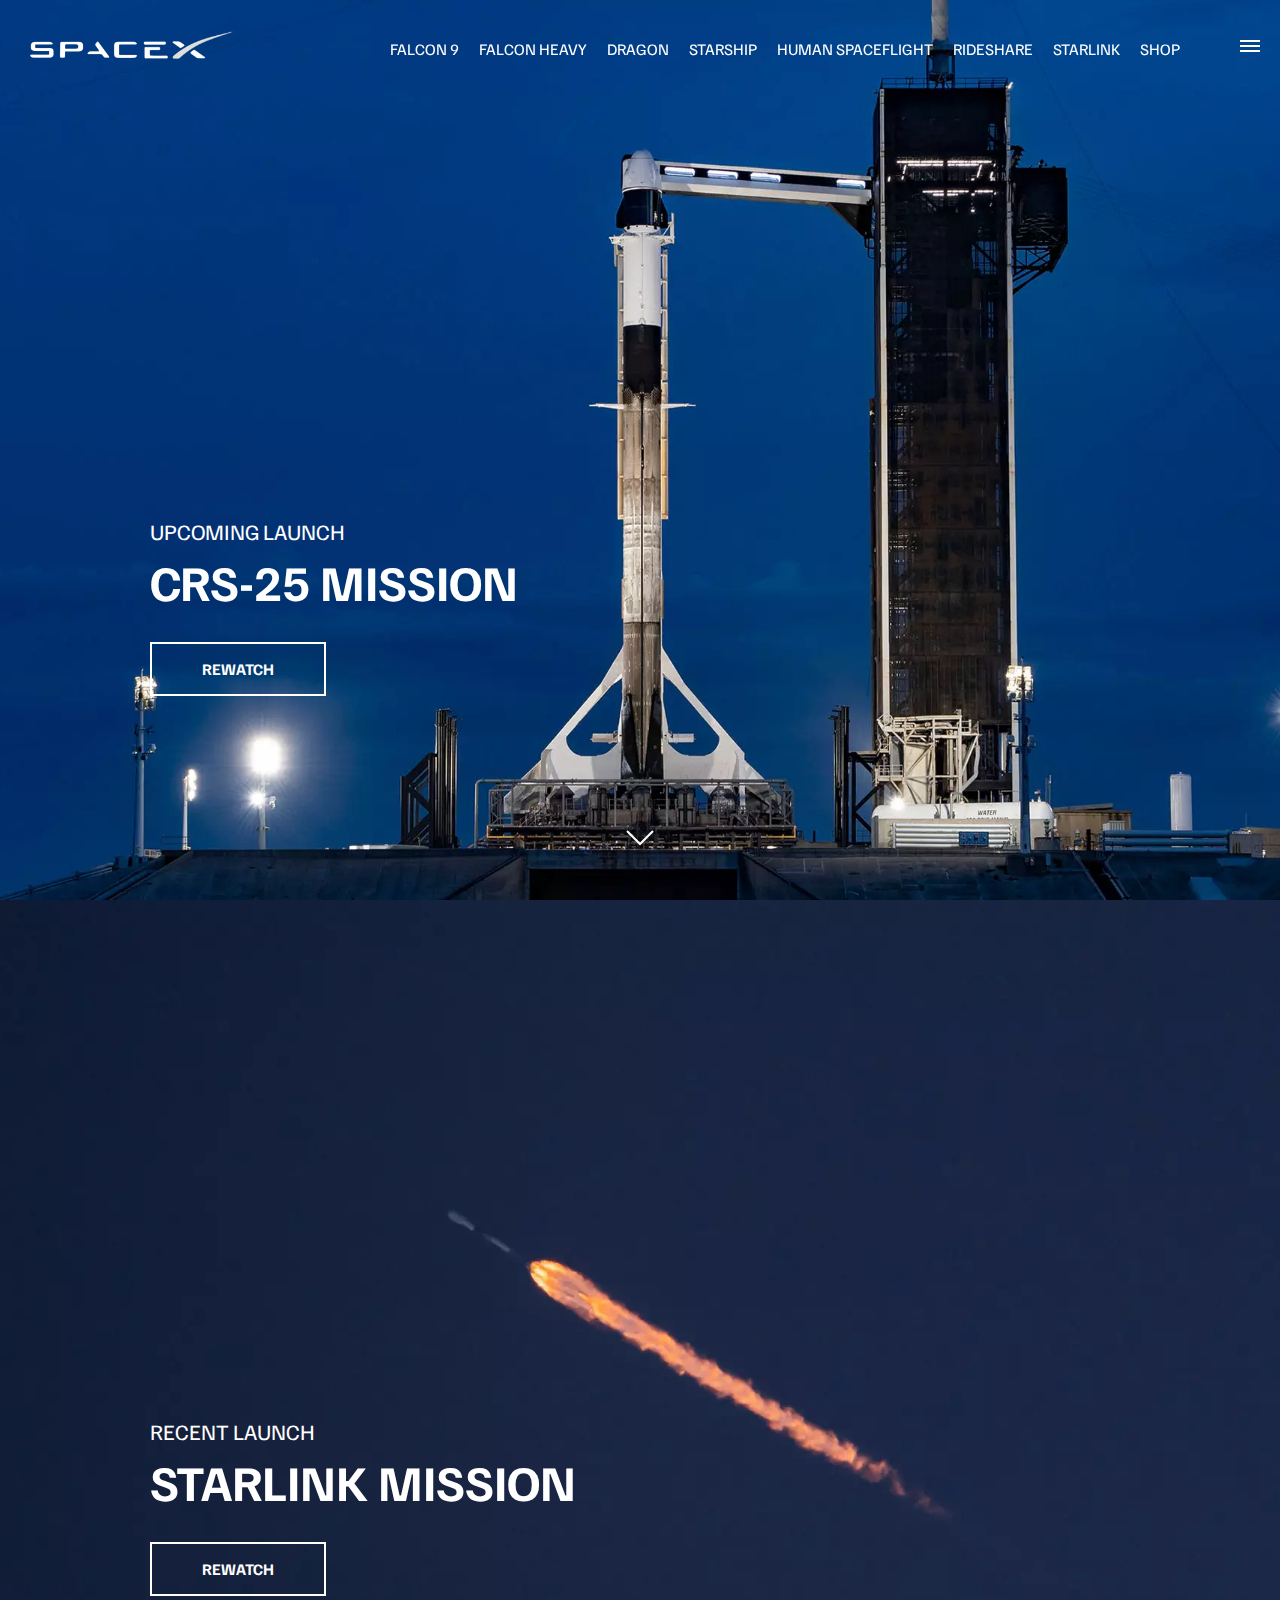
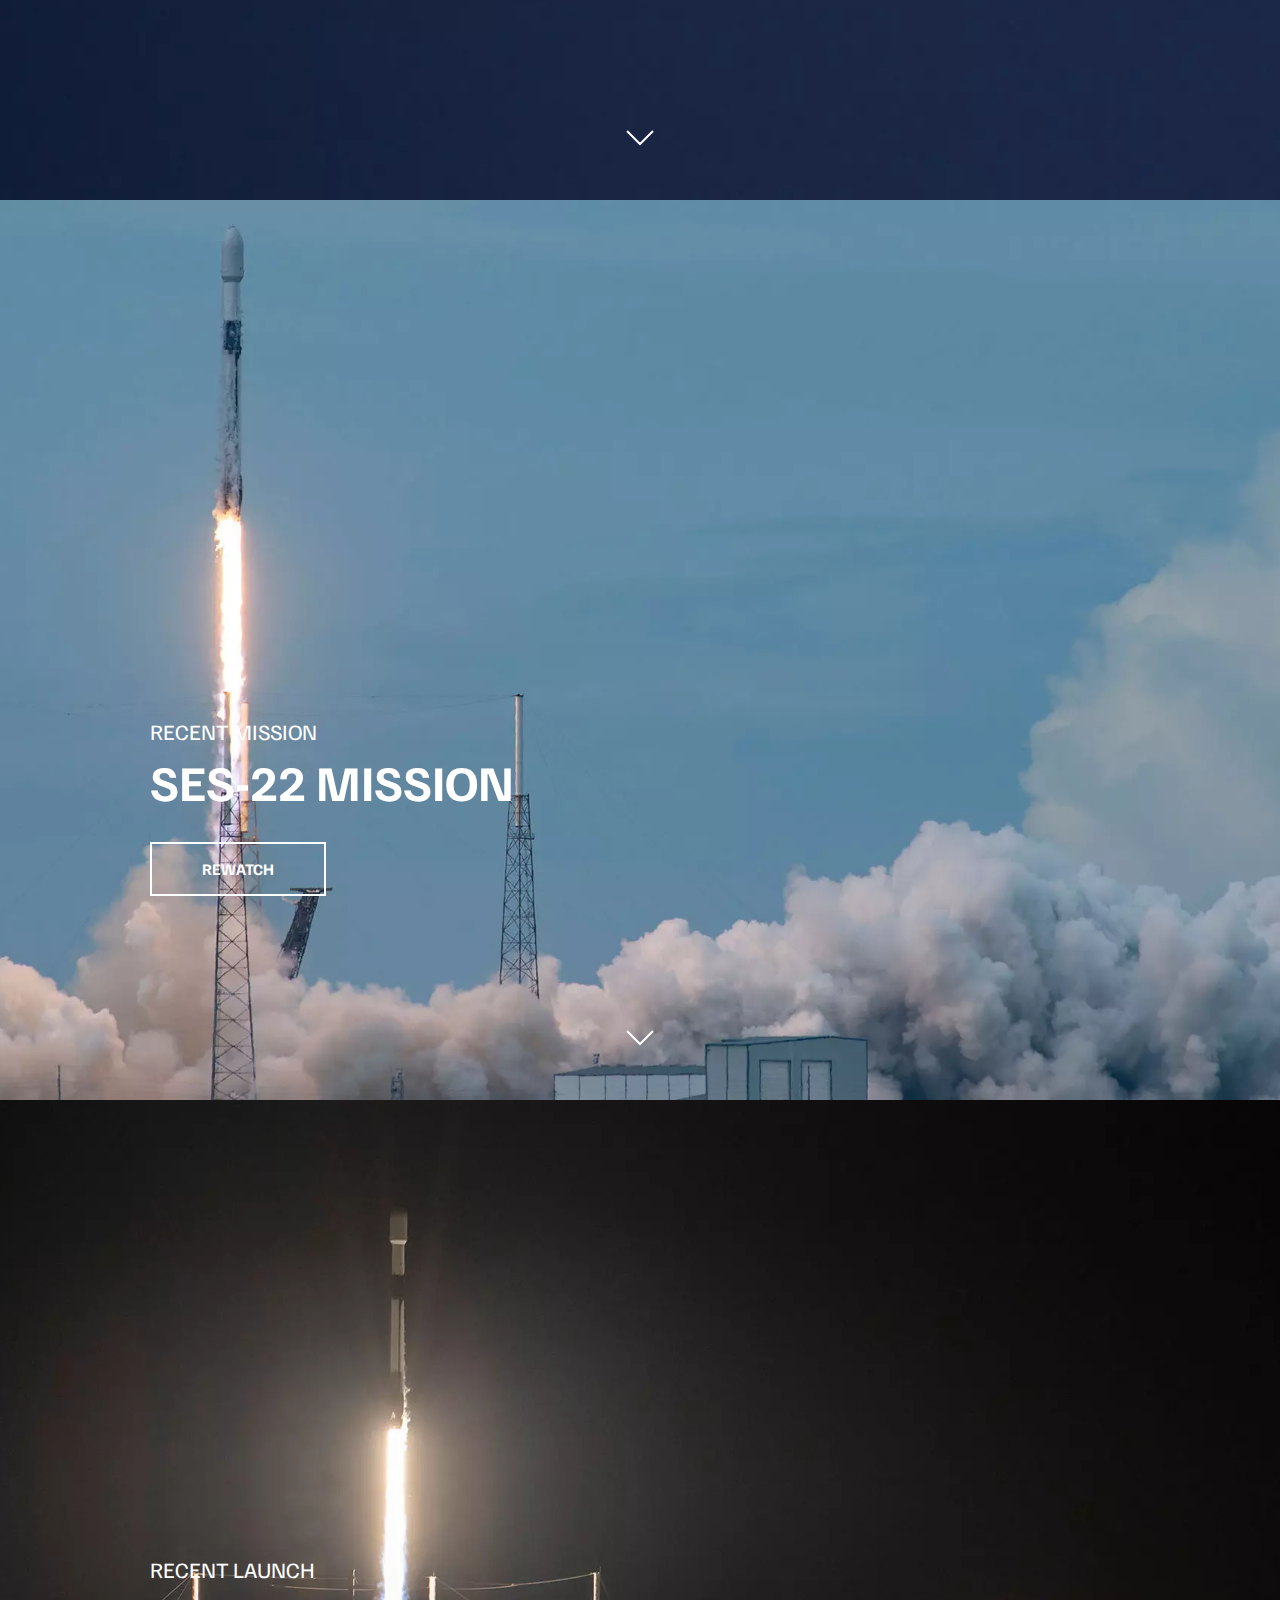
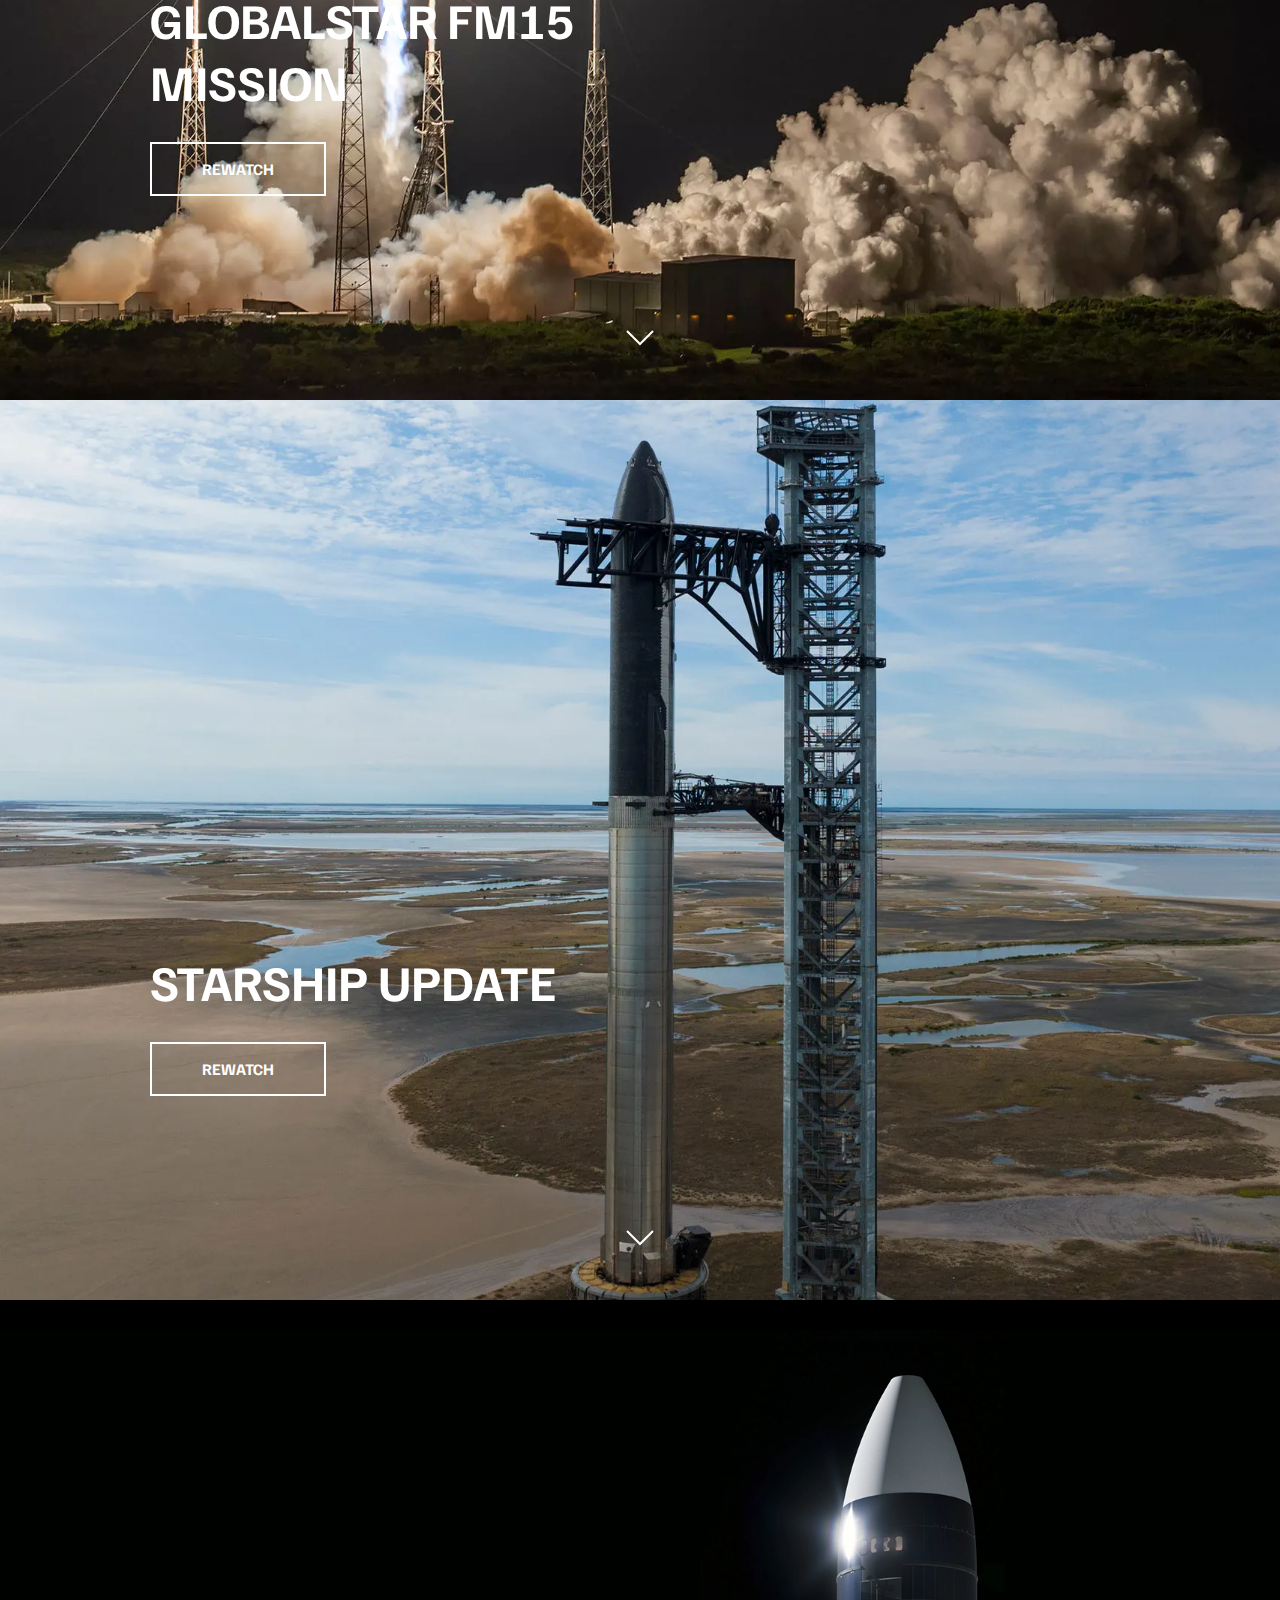
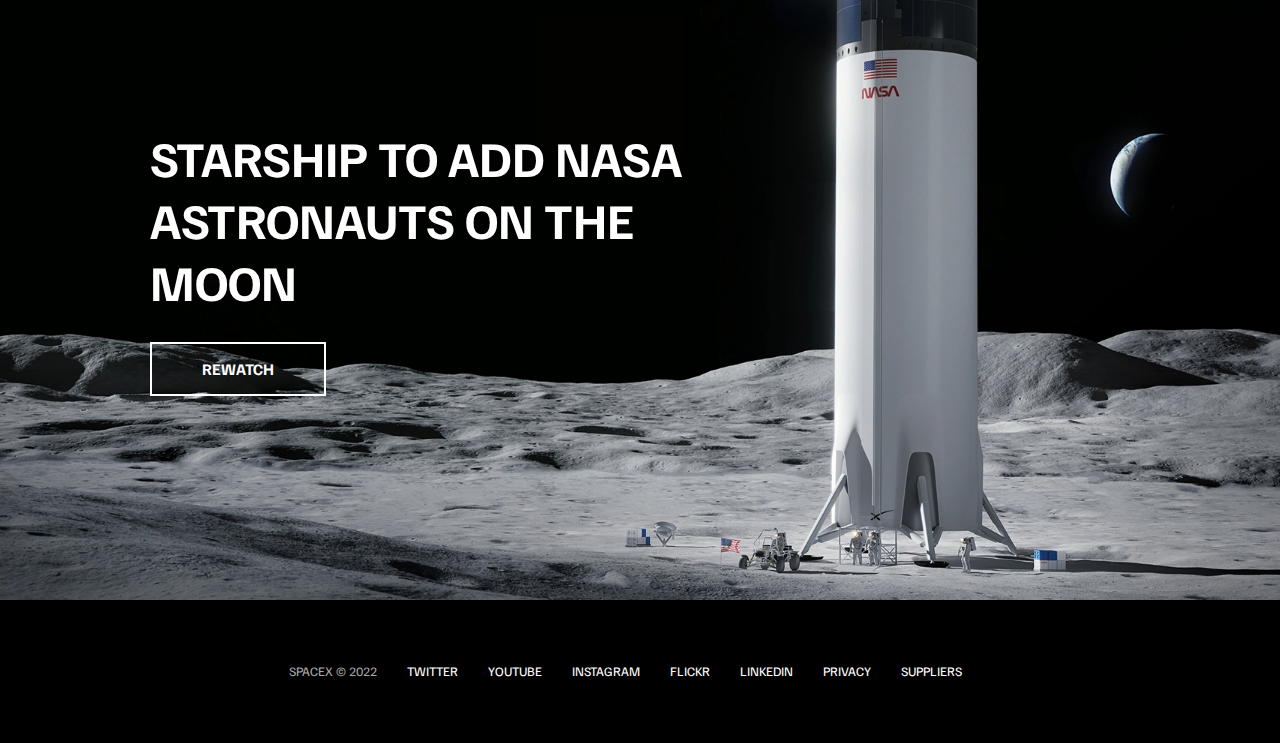
<file: index.html>
<!DOCTYPE html>
<html lang="en">
  <head>
    <meta charset="UTF-8" />
    <meta http-equiv="X-UA-Compatible" content="IE=edge" />
    <meta name="viewport" content="width=device-width, initial-scale=1.0" />
    <link rel="stylesheet" href="css/style.css" />
    <script src="js/script.js" defer></script>
    <title>SpaceX</title>
  </head>
  <body>
    <div id="overlay"></div>
    <div id="mobile-menu" class="mobile-main-menu">
      <ul>
        <li><a href="#">Mission</a></li>
        <li><a href="#">Launches</a></li>
        <li><a href="#">Careers</a></li>
        <li><a href="#">Updates</a></li>
        <li><a href="#">Shop</a></li>

        <li class="mobile-only"><a href="falcon9.html">Falcon9</a></li>
        <li class="mobile-only">
          <a href="falcon-heavy.html">Falcon Heavy</a>
        </li>
        <li class="mobile-only"><a href="dragon.html">Dragon</a></li>
        <li class="mobile-only"><a href="#">Starship</a></li>
        <li class="mobile-only"><a href="#">Human Spaceflight</a></li>
        <li class="mobile-only"><a href="#">Rideshare</a></li>
        <li class="mobile-only"><a href="#">Starlink</a></li>
      </ul>
    </div>
    <header class="main-header">
      <div class="logo">
        <a href="index.html">
          <img src="img/logo.png" alt="SpaceX" />
        </a>
      </div>
      <nav class="desktop-main-menu">
        <ul>
          <li><a href="falcon9.html">Falcon 9</a></li>
          <li><a href="falcon-heavy.html">Falcon Heavy</a></li>
          <li><a href="dragon.html">Dragon</a></li>
          <li><a href="#">Starship</a></li>
          <li><a href="#">Human Spaceflight</a></li>
          <li><a href="#">Rideshare</a></li>
          <li><a href="#">Starlink</a></li>
          <li><a href="#">Shop</a></li>
        </ul>
      </nav>
    </header>

    <!-- Hamburger Menu -->
    <button id="menu-btn" class="hamburger" type="button">
      <span class="hamburger-top"></span>
      <span class="hamburger-middle"></span>
      <span class="hamburger-bottom"></span>
    </button>

    <!-- Section A -->
    <section class="section-a">
      <div class="section-inner">
        <h4>Upcoming Launch</h4>
        <h2>CRS-25 Mission</h2>
        <a href="#" class="btn">
          <div class="hover"></div>
          <span>Rewatch</span>
        </a>
      </div>
      <div class="scroll-arrow">
        <svg width="30px" height="20px">
          <path
            stroke="#ffffff"
            fill="none"
            stroke-width="2px"
            d="M2.000,5.000 L15.000,18.000 L28.000,5.000 "
          ></path>
        </svg>
      </div>
    </section>
    <!-- Section B -->
    <section class="section-b">
      <div class="section-inner">
        <h4>Recent Launch</h4>
        <h2>Starlink Mission</h2>
        <a href="#" class="btn">
          <div class="hover"></div>
          <span>Rewatch</span>
        </a>
      </div>
      <div class="scroll-arrow">
        <svg width="30px" height="20px">
          <path
            stroke="#ffffff"
            fill="none"
            stroke-width="2px"
            d="M2.000,5.000 L15.000,18.000 L28.000,5.000 "
          ></path>
        </svg>
      </div>
    </section>
    <!-- Section C -->
    <section class="section-c">
      <div class="section-inner">
        <h4>Recent Mission</h4>
        <h2>SES-22 Mission</h2>
        <a href="#" class="btn">
          <div class="hover"></div>
          <span>Rewatch</span>
        </a>
      </div>
      <div class="scroll-arrow">
        <svg width="30px" height="20px">
          <path
            stroke="#ffffff"
            fill="none"
            stroke-width="2px"
            d="M2.000,5.000 L15.000,18.000 L28.000,5.000 "
          ></path>
        </svg>
      </div>
    </section>
    <!-- Section D -->
    <section class="section-d">
      <div class="section-inner">
        <h4>Recent Launch</h4>
        <h2>Globalstar FM15 Mission</h2>
        <a href="#" class="btn">
          <div class="hover"></div>
          <span>Rewatch</span>
        </a>
      </div>
      <div class="scroll-arrow">
        <svg width="30px" height="20px">
          <path
            stroke="#ffffff"
            fill="none"
            stroke-width="2px"
            d="M2.000,5.000 L15.000,18.000 L28.000,5.000 "
          ></path>
        </svg>
      </div>
    </section>
    <!-- Section E -->
    <section class="section-e">
      <div class="section-inner">
        <h2>Starship Update</h2>
        <a href="#" class="btn">
          <div class="hover"></div>
          <span>Rewatch</span>
        </a>
      </div>
      <div class="scroll-arrow">
        <svg width="30px" height="20px">
          <path
            stroke="#ffffff"
            fill="none"
            stroke-width="2px"
            d="M2.000,5.000 L15.000,18.000 L28.000,5.000 "
          ></path>
        </svg>
      </div>
    </section>
    <!-- Section F -->
    <section class="section-f">
      <div class="section-inner">
        <h2>Starship to add NASA astronauts on the moon</h2>
        <a href="#" class="btn">
          <div class="hover"></div>
          <span>Rewatch</span>
        </a>
      </div>
    </section>

    <footer>
      <ul>
        <li>SpaceX &copy; 2022</li>
        <li><a href="#">Twitter</a></li>
        <li><a href="#">YouTube</a></li>
        <li><a href="#">Instagram</a></li>
        <li><a href="#">Flickr</a></li>
        <li><a href="#">LinkedIn</a></li>
        <li><a href="#">Privacy</a></li>
        <li><a href="#">Suppliers</a></li>
      </ul>
    </footer>
  </body>
</html>
</file>
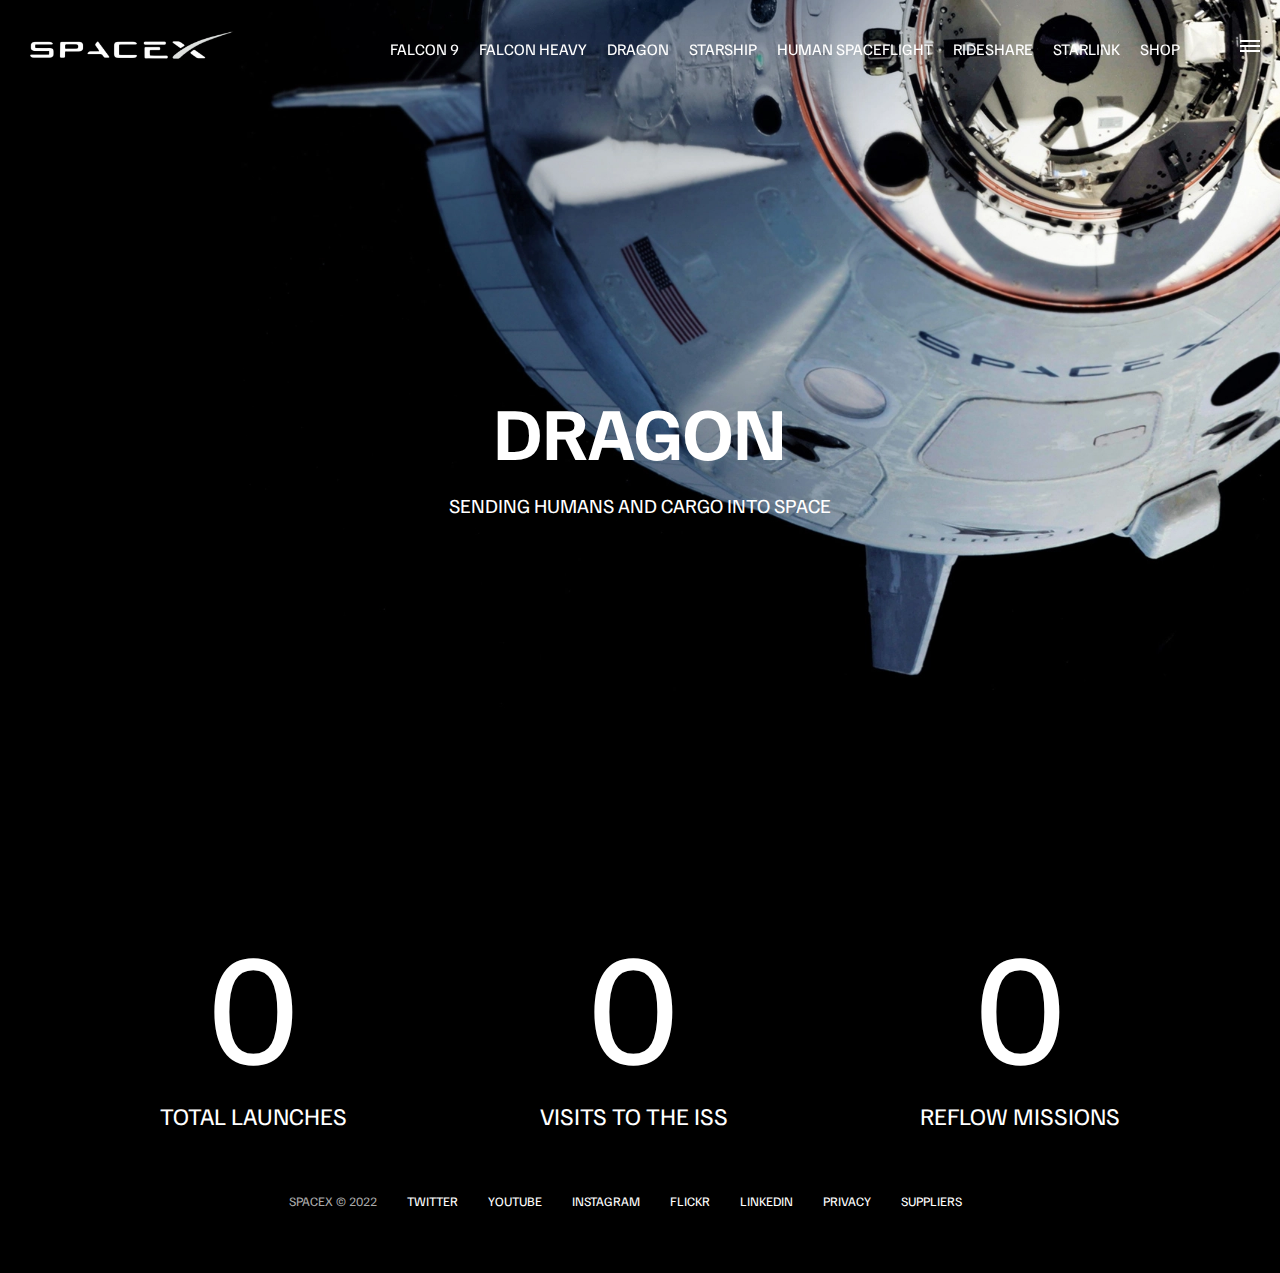
<file: dragon.html>
<!DOCTYPE html>
<html lang="en">
  <head>
    <meta charset="UTF-8" />
    <meta http-equiv="X-UA-Compatible" content="IE=edge" />
    <meta name="viewport" content="width=device-width, initial-scale=1.0" />
    <link rel="stylesheet" href="css/style.css" />
    <script src="js/script.js" defer></script>
    <title>Dragon</title>
  </head>
  <body>
    <div id="overlay"></div>
    <div id="mobile-menu" class="mobile-main-menu">
      <ul>
        <li><a href="#">Mission</a></li>
        <li><a href="#">Launches</a></li>
        <li><a href="#">Careers</a></li>
        <li><a href="#">Updates</a></li>
        <li><a href="#">Shop</a></li>

        <li class="mobile-only"><a href="falcon9.html">Falcon9</a></li>
        <li class="mobile-only">
          <a href="falcon-heavy.html">Falcon Heavy</a>
        </li>
        <li class="mobile-only"><a href="dragon.html">Dragon</a></li>
        <li class="mobile-only"><a href="#">Starship</a></li>
        <li class="mobile-only"><a href="#">Human Spaceflight</a></li>
        <li class="mobile-only"><a href="#">Rideshare</a></li>
        <li class="mobile-only"><a href="#">Starlink</a></li>
      </ul>
    </div>
    <header class="main-header">
      <div class="logo">
        <a href="index.html">
          <img src="img/logo.png" alt="SpaceX" />
        </a>
      </div>
      <nav class="desktop-main-menu">
        <ul>
          <li><a href="falcon9.html">Falcon 9</a></li>
          <li><a href="falcon-heavy.html">Falcon Heavy</a></li>
          <li><a href="dragon.html">Dragon</a></li>
          <li><a href="#">Starship</a></li>
          <li><a href="#">Human Spaceflight</a></li>
          <li><a href="#">Rideshare</a></li>
          <li><a href="#">Starlink</a></li>
          <li><a href="#">Shop</a></li>
        </ul>
      </nav>
    </header>

    <!-- Hamburger Menu -->
    <button id="menu-btn" class="hamburger" type="button">
      <span class="hamburger-top"></span>
      <span class="hamburger-middle"></span>
      <span class="hamburger-bottom"></span>
    </button>

    <section class="section-animate bg-dragon"></section>
    <div class="section-inner-center">
      <h3>Dragon</h3>
      <p>Sending humans and cargo into space</p>
    </div>

    <div class="stats">
      <div>
        <span class="counter" data-target="34">0</span>
        <h4>Total Launches</h4>
      </div>
      <div>
        <span class="counter" data-target="31">0</span>
        <h4>Visits to the ISS</h4>
      </div>
      <div>
        <span class="counter" data-target="13">0</span>
        <h4>Reflow Missions</h4>
      </div>
    </div>

    <footer>
      <ul>
        <li>SpaceX &copy; 2022</li>
        <li><a href="#">Twitter</a></li>
        <li><a href="#">YouTube</a></li>
        <li><a href="#">Instagram</a></li>
        <li><a href="#">Flickr</a></li>
        <li><a href="#">LinkedIn</a></li>
        <li><a href="#">Privacy</a></li>
        <li><a href="#">Suppliers</a></li>
      </ul>
    </footer>
  </body>
</html>
</file>
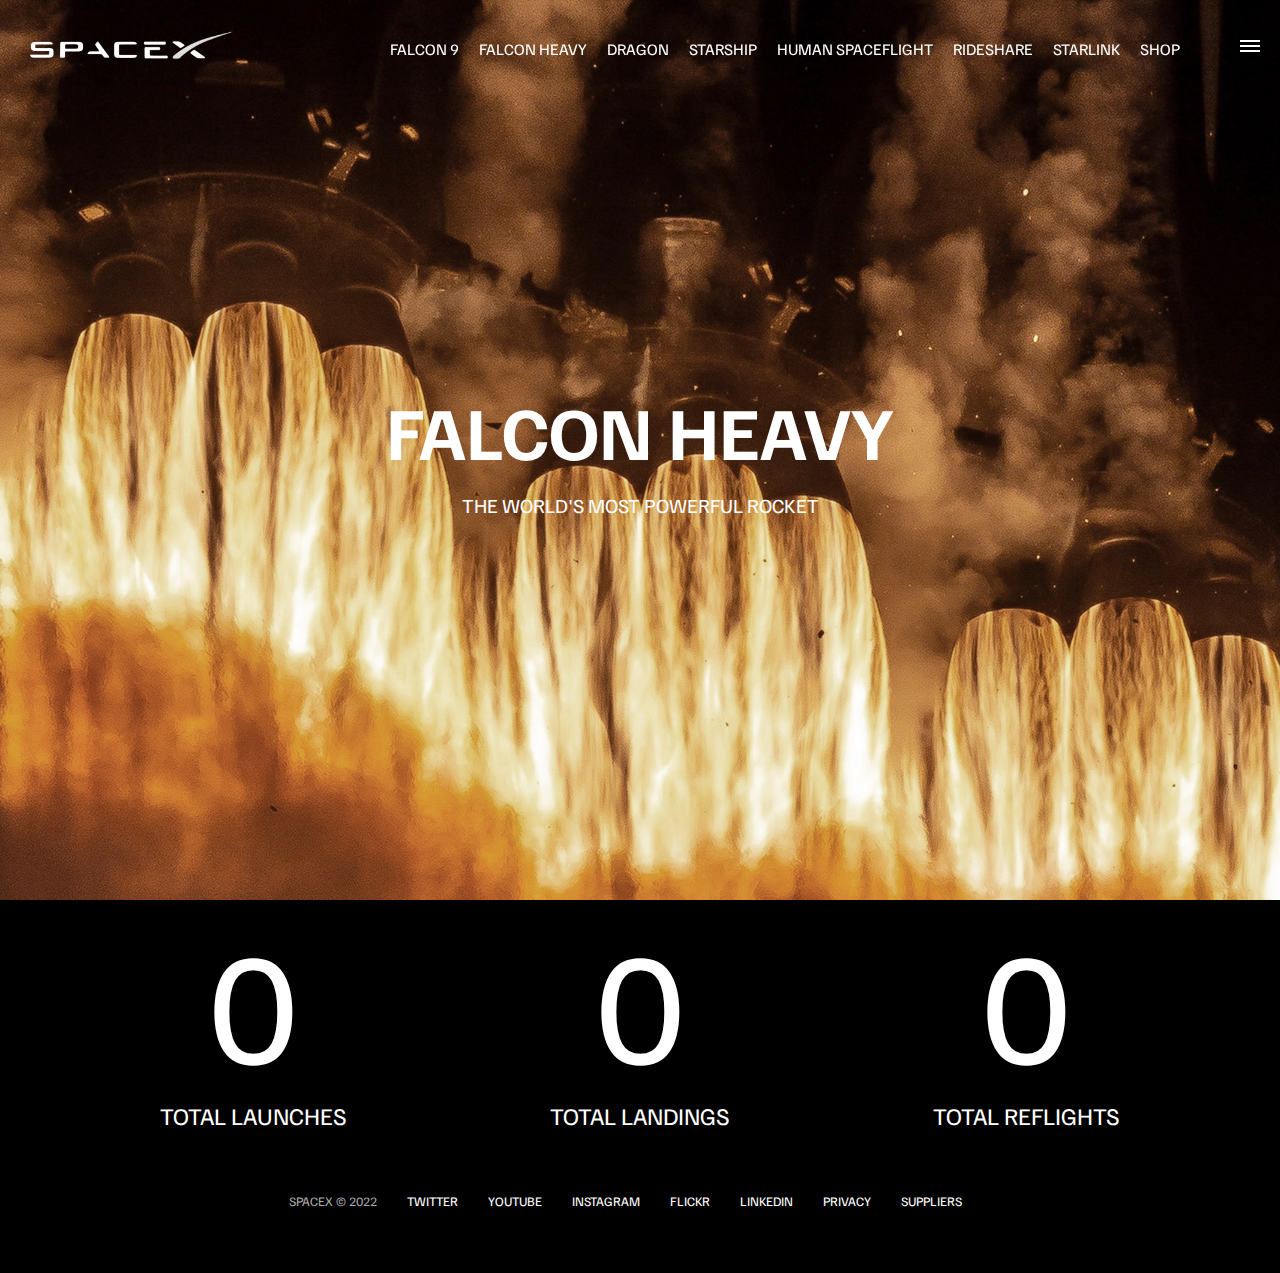
<file: falcon-heavy.html>
<!DOCTYPE html>
<html lang="en">
  <head>
    <meta charset="UTF-8" />
    <meta http-equiv="X-UA-Compatible" content="IE=edge" />
    <meta name="viewport" content="width=device-width, initial-scale=1.0" />
    <link rel="stylesheet" href="css/style.css" />
    <script src="js/script.js" defer></script>
    <title>Falcon Heavy</title>
  </head>
  <body>
    <div id="overlay"></div>
    <div id="mobile-menu" class="mobile-main-menu">
      <ul>
        <li><a href="#">Mission</a></li>
        <li><a href="#">Launches</a></li>
        <li><a href="#">Careers</a></li>
        <li><a href="#">Updates</a></li>
        <li><a href="#">Shop</a></li>

        <li class="mobile-only"><a href="falcon9.html">Falcon9</a></li>
        <li class="mobile-only">
          <a href="falcon-heavy.html">Falcon Heavy</a>
        </li>
        <li class="mobile-only"><a href="dragon.html">Dragon</a></li>
        <li class="mobile-only"><a href="#">Starship</a></li>
        <li class="mobile-only"><a href="#">Human Spaceflight</a></li>
        <li class="mobile-only"><a href="#">Rideshare</a></li>
        <li class="mobile-only"><a href="#">Starlink</a></li>
      </ul>
    </div>
    <header class="main-header">
      <div class="logo">
        <a href="index.html">
          <img src="img/logo.png" alt="SpaceX" />
        </a>
      </div>
      <nav class="desktop-main-menu">
        <ul>
          <li><a href="falcon9.html">Falcon 9</a></li>
          <li><a href="falcon-heavy.html">Falcon Heavy</a></li>
          <li><a href="dragon.html">Dragon</a></li>
          <li><a href="#">Starship</a></li>
          <li><a href="#">Human Spaceflight</a></li>
          <li><a href="#">Rideshare</a></li>
          <li><a href="#">Starlink</a></li>
          <li><a href="#">Shop</a></li>
        </ul>
      </nav>
    </header>

    <!-- Hamburger Menu -->
    <button id="menu-btn" class="hamburger" type="button">
      <span class="hamburger-top"></span>
      <span class="hamburger-middle"></span>
      <span class="hamburger-bottom"></span>
    </button>

    <section class="section-animate bg-falcon-heavy"></section>
    <div class="section-inner-center">
      <h3>Falcon Heavy</h3>
      <p>The world's most powerful rocket</p>
    </div>

    <div class="stats">
      <div>
        <span class="counter" data-target="3">0</span>
        <h4>Total Launches</h4>
      </div>
      <div>
        <span class="counter" data-target="7">0</span>
        <h4>Total Landings</h4>
      </div>
      <div>
        <span class="counter" data-target="4">0</span>
        <h4>Total Reflights</h4>
      </div>
    </div>

    <footer>
      <ul>
        <li>SpaceX &copy; 2022</li>
        <li><a href="#">Twitter</a></li>
        <li><a href="#">YouTube</a></li>
        <li><a href="#">Instagram</a></li>
        <li><a href="#">Flickr</a></li>
        <li><a href="#">LinkedIn</a></li>
        <li><a href="#">Privacy</a></li>
        <li><a href="#">Suppliers</a></li>
      </ul>
    </footer>
  </body>
</html>
</file>
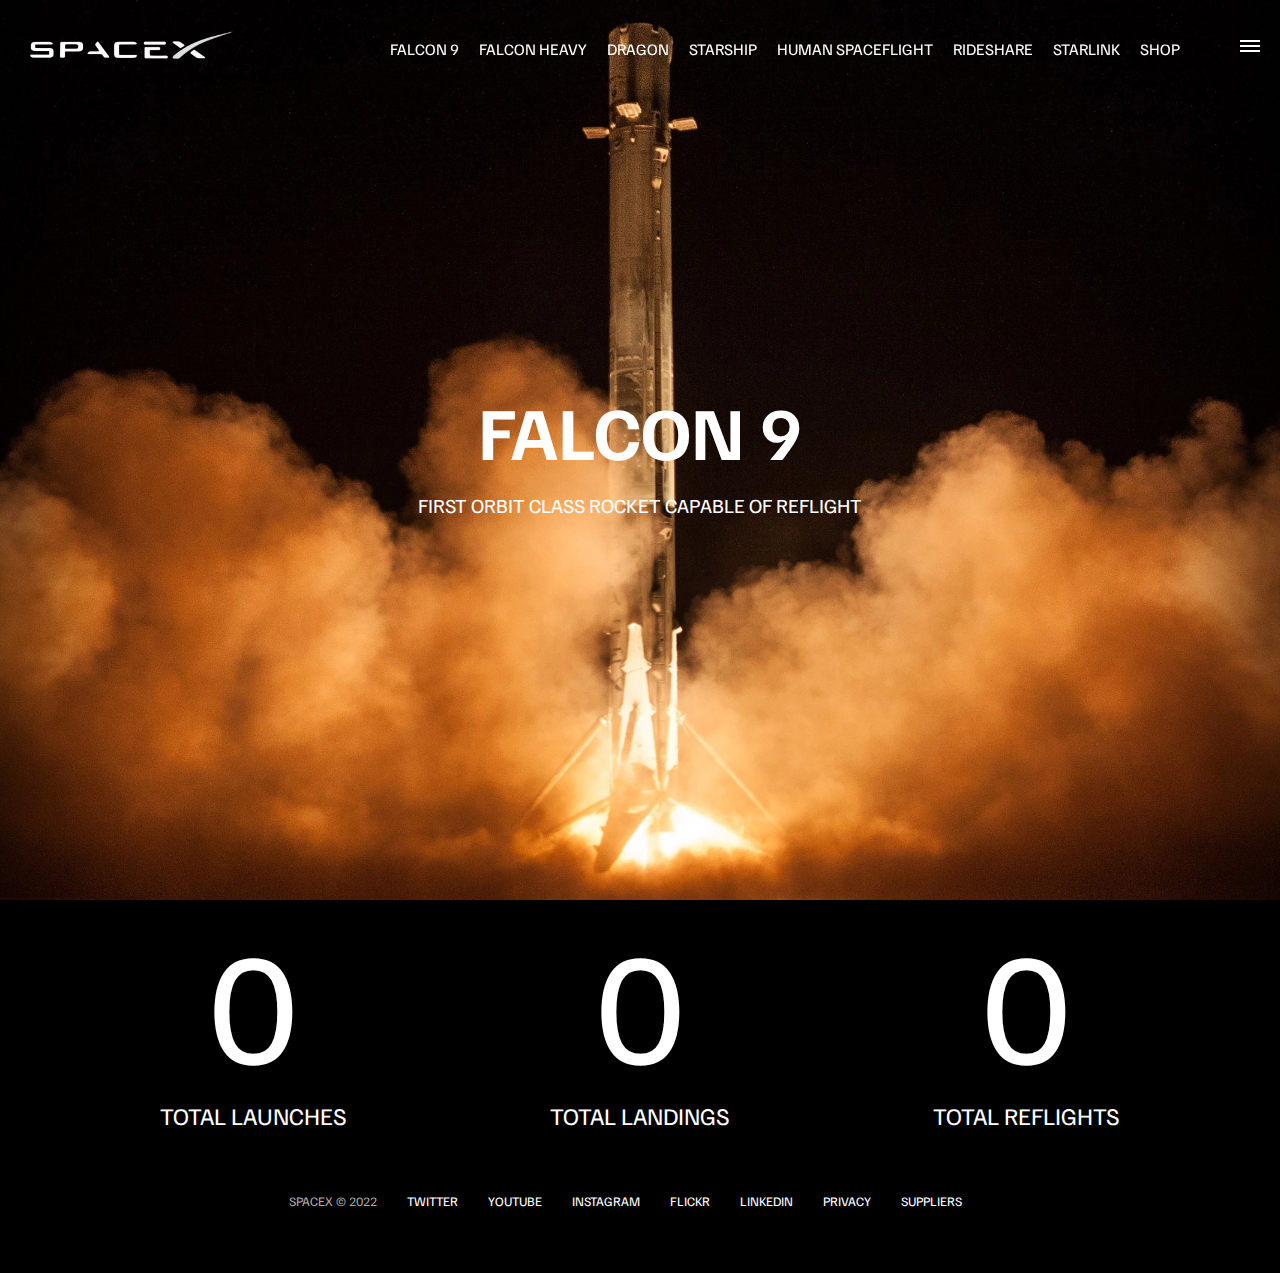
<file: falcon9.html>
<!DOCTYPE html>
<html lang="en">
  <head>
    <meta charset="UTF-8" />
    <meta http-equiv="X-UA-Compatible" content="IE=edge" />
    <meta name="viewport" content="width=device-width, initial-scale=1.0" />
    <link rel="stylesheet" href="css/style.css" />
    <script src="js/script.js" defer></script>
    <title>Falcon9</title>
  </head>
  <body>
    <div id="overlay"></div>
    <div id="mobile-menu" class="mobile-main-menu">
      <ul>
        <li><a href="#">Mission</a></li>
        <li><a href="#">Launches</a></li>
        <li><a href="#">Careers</a></li>
        <li><a href="#">Updates</a></li>
        <li><a href="#">Shop</a></li>

        <li class="mobile-only"><a href="falcon9.html">Falcon9</a></li>
        <li class="mobile-only">
          <a href="falcon-heavy.html">Falcon Heavy</a>
        </li>
        <li class="mobile-only"><a href="dragon.html">Dragon</a></li>
        <li class="mobile-only"><a href="#">Starship</a></li>
        <li class="mobile-only"><a href="#">Human Spaceflight</a></li>
        <li class="mobile-only"><a href="#">Rideshare</a></li>
        <li class="mobile-only"><a href="#">Starlink</a></li>
      </ul>
    </div>
    <header class="main-header">
      <div class="logo">
        <a href="index.html">
          <img src="img/logo.png" alt="SpaceX" />
        </a>
      </div>
      <nav class="desktop-main-menu">
        <ul>
          <li><a href="falcon9.html">Falcon 9</a></li>
          <li><a href="falcon-heavy.html">Falcon Heavy</a></li>
          <li><a href="dragon.html">Dragon</a></li>
          <li><a href="#">Starship</a></li>
          <li><a href="#">Human Spaceflight</a></li>
          <li><a href="#">Rideshare</a></li>
          <li><a href="#">Starlink</a></li>
          <li><a href="#">Shop</a></li>
        </ul>
      </nav>
    </header>

    <!-- Hamburger Menu -->
    <button id="menu-btn" class="hamburger" type="button">
      <span class="hamburger-top"></span>
      <span class="hamburger-middle"></span>
      <span class="hamburger-bottom"></span>
    </button>

    <section class="section-animate bg-falcon-9"></section>
    <div class="section-inner-center">
      <h3>Falcon 9</h3>
      <p>First orbit class rocket capable of reflight</p>
    </div>

    <div class="stats">
      <div>
        <span class="counter" data-target="3">0</span>
        <h4>Total Launches</h4>
      </div>
      <div>
        <span class="counter" data-target="7">0</span>
        <h4>Total Landings</h4>
      </div>
      <div>
        <span class="counter" data-target="4">0</span>
        <h4>Total Reflights</h4>
      </div>
    </div>

    <footer>
      <ul>
        <li>SpaceX &copy; 2022</li>
        <li><a href="#">Twitter</a></li>
        <li><a href="#">YouTube</a></li>
        <li><a href="#">Instagram</a></li>
        <li><a href="#">Flickr</a></li>
        <li><a href="#">LinkedIn</a></li>
        <li><a href="#">Privacy</a></li>
        <li><a href="#">Suppliers</a></li>
      </ul>
    </footer>
  </body>
</html>
</file>
<file: css/style.css>
@import url('https://fonts.googleapis.com/css2?family=Familjen+Grotesk:wght@400;600;700&display=swap');


*, *::before, *::after{
    margin: 0;
    padding: 0;
    box-sizing: border-box;
}


body {
    font-family: 'Familjen Grotesk', sans-serif;
    background: #000;
    color: #fff;
} 

a {
    text-decoration: none;
    color: #fff;
}

ul {
    list-style: none;
}

/* Header/NavBar */
.main-header {
    position: fixed;
    top: 0;
    left: 0;
    width: 100%;
    z-index: 3;
    display: flex;
    justify-content: space-between;
    align-items: center;
    text-transform: uppercase;
    height: 100px;
    padding: 0 30px;
}

/* Logo */
.logo img {
    display: block;
    width: 210px;
    height: auto;
}

/* Desktop Menu */
.desktop-main-menu{
    margin-right: 50px;
}

.desktop-main-menu ul{
    display: flex;
}

.desktop-main-menu ul li{
    position: relative;
    margin-right: 20px;
    padding-bottom: 2px;
}

/* Menu item bottom border */
.desktop-main-menu ul li a::after{
    content: '';
    position: absolute;
    bottom: 0;
    left: 0;
    width: 100%;
    height: 1px;
    background-color: #fff;
    transform: scaleX(0);
    transition: transform 0.6s cubic-bezier(0.19,1,0.22,1);
    transform-origin: right center;

}

.desktop-main-menu ul li a:hover::after{
    transform: scaleX(1);
    transform-origin: left center;
    transition-duration: 0.4s;
}

/* Sections */
section{
    position: relative;
    height: 100vh;
    background-position: center center;
    background-repeat: no-repeat;
    background-size: cover;
    text-transform: uppercase;
}

.section-inner{
    position: absolute;
    bottom: 200px;
    left: 150px;
    max-width: 560px;
}

.section-inner h4{
    font-size: 22px;
    margin-bottom: 5px;
    font-weight: 300;
    animation: fadeInUp 0.5s ease-in-out;
}

.section-inner h2{
    font-size: 50px;
    font-weight: 700;
    margin-bottom: 20px;
    animation: fadeInUp 0.5s ease-in-out 0.2s;
    animation-fill-mode: both; /*stop from showing at the start*/
}

.section-inner a{
    animation: fadeInUp 0.5s ease-in-out 0.4s;
    animation-fill-mode: both; /*Stop from showing at the start */
}

/* Background Images */

.section-a{
    background-image: url('../img/section-a.webp');
}

.section-b{
    background-image: url('../img/section-b.webp');
}

.section-c{
    background-image: url('../img/section-c.webp');
}

.section-d{
    background-image: url('../img/section-d.webp');
}

.section-e{
    background-image: url('../img/section-e.webp');
}

.section-f{
    background-image: url('../img/section-f.webp');
}

.btn {
    position: relative;
    display: inline-block;
    cursor: pointer;
    text-align: center;
    min-width: 130px;
    padding: 15px 50px;
    margin-top: 10px;
    border: 2px solid #fff;
    text-transform: uppercase;
    font-weight: bold;
    overflow: hidden;
    z-index: 2;
}

.btn:hover span{
    color:#000;
}

.btn .hover {
    position: absolute;
    top: 0;
    left: 0;
    width: 100%;
    height: 100%;
    background-color: #fff;
    color: #000;
    z-index: -1;
    transform: translateY(100%);
    transition: transform 0.6s cubic-bezier(0.19,1,0.22,1);
}

.btn:hover .hover {
    transform: translateY(0);   
}

.scroll-arrow{
    position: absolute;
    bottom: 50px;
    left: 50%;
    transform: translateX(-50%);
    animation: fadeBounce 5s infinite;
}

/* Footer */

footer {
    position: relative;
    padding: 55px 0;
}

footer ul{
    display: flex;
    justify-content: center;
    align-items: center;
    flex-wrap: wrap;
}

footer ul li{
    margin-right: 30px;
    color: #aaa;
    text-transform: uppercase;
    font-size: 13px;
    line-height: 2.5;
}

footer ul li a{
    color:#fff;
    transition: color 0.6s;
}

footer ul li a:hover{
    color:#aaa;
}

/* Hamburger Menu */
.hamburger{
    position: fixed;
    top: 40px;
    right: 20px;
    z-index: 10;
    cursor: pointer;
    width: 20px;
    height: 20px;
    background: none;
    border: none;
}

.hamburger-top,
.hamburger-middle,
.hamburger-bottom{
    position: absolute;
    width: 20px;
    height: 2px;
    top: 0;
    left: 0;
    background: #fff;
    transition: all 0.5s;
}

.hamburger-middle{
    transform: translateY(5px);
}

.hamburger-bottom{
    transform: translateY(10px);
}

/* Transition hamburger to X when open */

.open{
    transform: rotate(90deg);
}

.open .hamburger-top{
    transform: rotate(45deg) translateY(6px) translateX(6px)
}

.open .hamburger-middle{
    display: none;
}

.open .hamburger-bottom{
    transform: rotate(-45deg) translateY(6px) translateX(-6px);
}

/* Overlay */
.overlay-show{
    position: fixed;
    top: 0;
    left: 0;
    width: 100%;
    height: 100%;
    background-color: rgba(0,0,0,0.5);
    z-index: 3;
}

/* Stop body scroll */

.stop-scrolling{
    overflow: hidden;
}

/* Hide Mobile Main Menu items */

.mobile-only{
    display: none;
}

/* Mobile Menu */

.mobile-main-menu{
    position: fixed;
    top: 0;
    right: 0;
    width: 350px;
    height: 100%;
    background:#000;
    z-index: 4;
    display: flex;
    align-items: center;
    justify-content: center;
    transform: translateX(100%);
    transition: transform 0.6s cubic-bezier(0.19, 1, 0.22, 1);
}


/* Bring menu from right */

.show-menu {
    transform: translateX(0);
  }

.mobile-main-menu ul {
    display: flex;
    flex-direction: column;
    align-items: end;
    justify-content: center;
    padding: 50px;
    width: 100%;
  }

.mobile-main-menu ul li{
    margin-bottom: 20px;
    font-size: 18px;
    text-transform: uppercase;
    border-bottom: 1px #555 dotted;
    width: 100%;
    text-align: right;
    padding-bottom: 8px;
}

.mobile-main-menu ul li a{
    color: #fff;
    transition: color 0.6s;
}

.mobile-main-menu ul li a:hover{
    color: #aaa;
}

/* Inner Pages */

.bg-falcon-9{
    background-image: url('../img/falcon-9.webp');
}

.bg-falcon-heavy{
    background-image: url('../img/falcon-heavy.webp');
}

.bg-dragon{
    background-image: url('../img/dragon.webp');
}

.section-animate{
    animation: fadeIn 2s ease-in-out;
}

.section-inner-center{
    position: absolute;
    top: 50%;
    left: 50%;
    transform: translate(-50%, -50%);
    text-transform: uppercase;
    text-align: center;
    width: 80%;
}

.section-inner-center h3{
    font-size: 100px;
    margin-bottom: 15px;
    animation: fadeInUp 0.5s ease-in-out;
}

.section-inner-center p {
    font-size: 20px;
    animation: fadeInUp 0.5s ease-in-out 0.2s;
    animation-fill-mode: both;
}

/* Stats */

.stats{
    max-width: 960px;
    margin: 0 auto;
    display: flex;
    align-items: center;
    justify-content: space-between;
    text-align: center;
    text-transform: uppercase;
}

.stats div span{
    font-size: 160px;
}

.stats div h4{
    font-size: 24px;
    font-weight: 300;
}

/* Animations */

@keyframes fadeInUp {
    0%{
        opacity: 0;
        transform: translateY(140px);
    }

    100%{
        opacity: 1;
        transform: translateY(0px);
    }
}

@keyframes fadeIn{
    0%{
        opacity: 0;
    }
    100%{
        opacity: 1;
    }
}

@keyframes fadeBounce {
    0%,
    20%,
    50%,
    80%,
    100%{
        opacity: 0;
        transform: translateY(-20px);
    }

    40% {
        opacity: 1;
        transform: translateY(0);
    }
}

/* Media Queries */

@media(max-width: 960px){
/* Hide desktop menu */
    .desktop-main-menu{
        display: none;
    }
    /* Show main mobile items */
    .mobile-only{
    display: block;
    }
}

.section-inner-center h3{
    font-size: 75px;
}


@media(max-width: 600px){
    .section-inner{
        bottom: 75px;
        left: 20px;
    }

    .section-inner h2{
        font-size: 40px;
    }

    footer ul li:first-child{
        position: absolute;
        top: 30px;
        left: 50%;
        transform: translate(-50%,-50%);
    }
    
    footer ul li{
        margin-right: 15px;
    }
    
    .logo{
        width: 150px;
        margin: auto;
    }
    
    .section-inner-center h3{
        font-size: 50px;
    }

    /* Stats */
    .stats{
        flex-direction: column;
    }

    .stats div {
        margin-bottom: 20px;
    }
}
</file>
